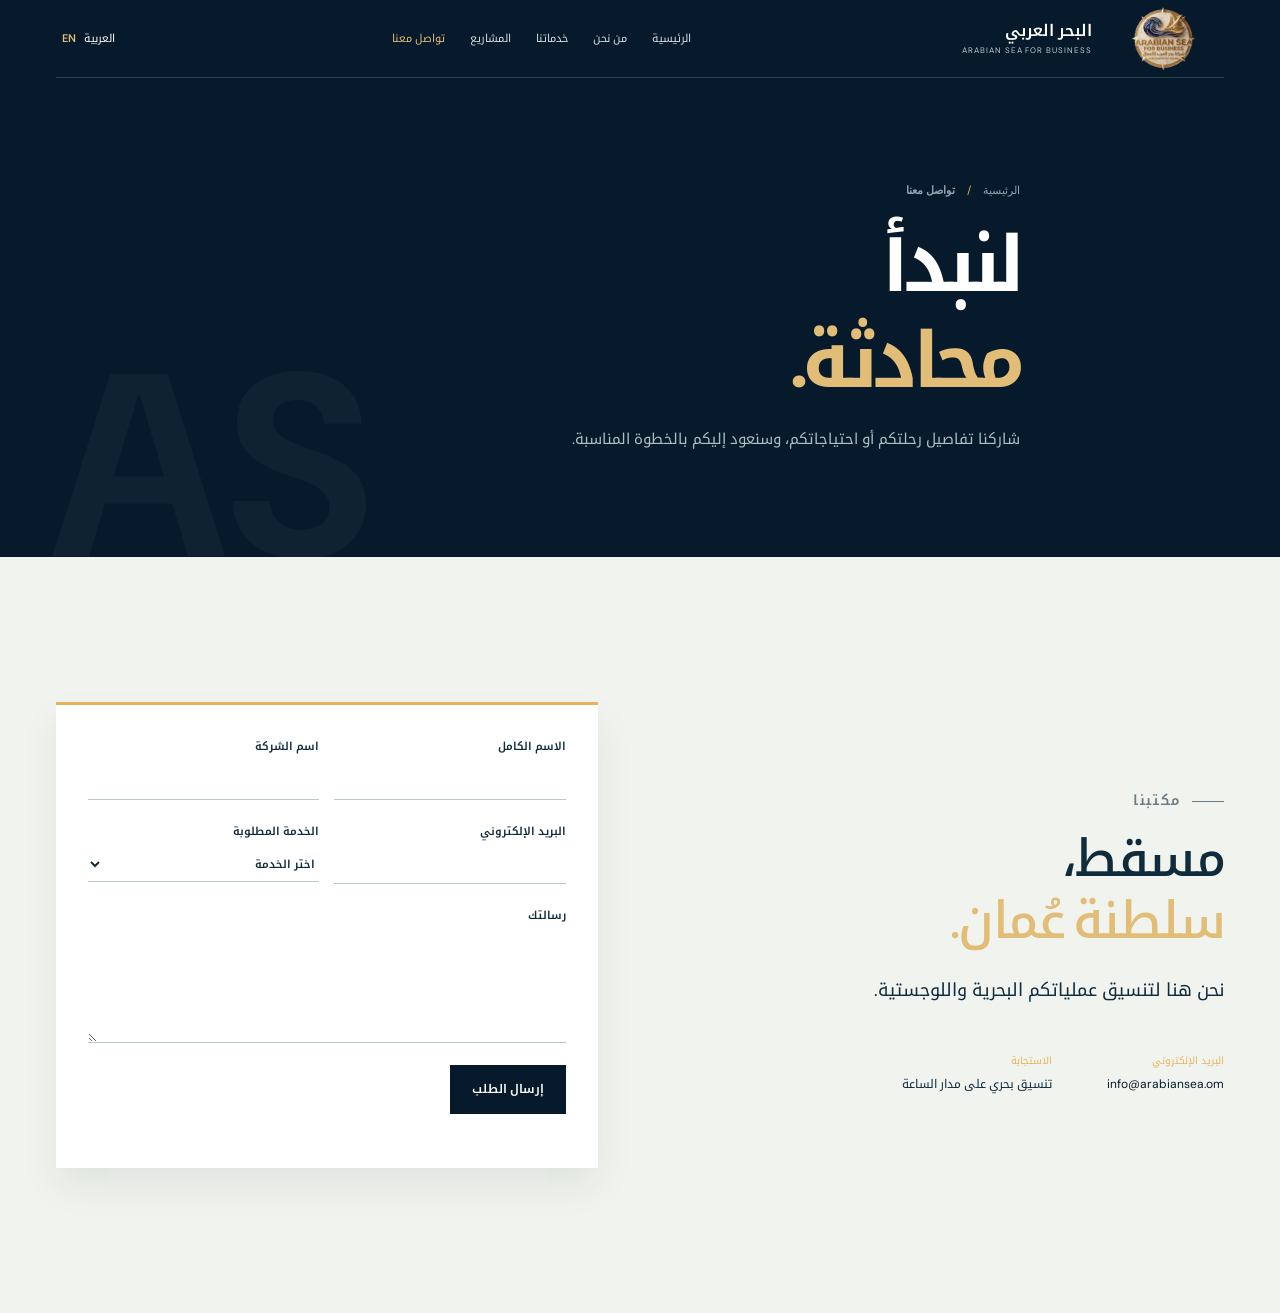
<file: contact.html>
<!doctype html><html lang="ar" dir="rtl"><head><meta charset="UTF-8"><meta name="viewport" content="width=device-width,initial-scale=1"><title>تواصل معنا | البحر العربي للأعمال</title><link rel="preconnect" href="https://fonts.googleapis.com"><link rel="preconnect" href="https://fonts.gstatic.com" crossorigin><link href="https://fonts.googleapis.com/css2?family=DM+Sans:wght@400;500;600;700&family=Noto+Kufi+Arabic:wght@400;500;600;700&display=swap" rel="stylesheet"><link rel="stylesheet" href="styles.css"><link rel="stylesheet" href="inner-page.css"></head><body><header class="site-header inner-header"><div class="container nav-wrap"><a class="brand" href="index.html"><img src="image/Logo/logo.png" alt="Arabian Sea for Business" class="logo"><span class="brand-copy"><strong>البحر العربي</strong><small>ARABIAN SEA FOR BUSINESS</small></span></a><nav class="desktop-nav"><a href="index.html" data-ar="الرئيسية" data-en="Home">الرئيسية</a><a href="about.html" data-ar="من نحن" data-en="About us">من نحن</a><a href="services.html" data-ar="خدماتنا" data-en="Services">خدماتنا</a><a href="gallery.html" data-ar="المشاريع" data-en="Projects">المشاريع</a><a class="active-page" href="contact.html" data-ar="تواصل معنا" data-en="Contact">تواصل معنا</a></nav><div class="nav-actions"><button class="lang-switch" id="language-toggle"><span>العربية</span><b>EN</b></button><button class="menu-toggle" id="menu-toggle"><span></span><span></span></button></div></div><nav class="mobile-nav" id="mobile-nav"><a href="index.html" data-ar="الرئيسية" data-en="Home">الرئيسية</a><a href="about.html" data-ar="من نحن" data-en="About us">من نحن</a><a href="services.html" data-ar="خدماتنا" data-en="Services">خدماتنا</a><a href="gallery.html" data-ar="المشاريع" data-en="Projects">المشاريع</a><a href="contact.html" data-ar="تواصل معنا" data-en="Contact">تواصل معنا</a></nav></header><main><section class="page-hero"><div class="container page-hero-content"><div class="breadcrumb"><a href="index.html" data-ar="الرئيسية" data-en="Home">الرئيسية</a><span>/</span><b data-ar="تواصل معنا" data-en="Contact">تواصل معنا</b></div><h1 data-ar="لنبدأ<br><em>محادثة.</em>" data-en="Start a<br><em>conversation.</em>">لنبدأ<br><em>محادثة.</em></h1><p data-ar="شاركنا تفاصيل رحلتكم أو احتياجاتكم، وسنعود إليكم بالخطوة المناسبة." data-en="Share your voyage details or requirements, and we will come back with the right next step.">شاركنا تفاصيل رحلتكم أو احتياجاتكم، وسنعود إليكم بالخطوة المناسبة.</p></div></section><section class="section"><div class="container detail-grid"><div class="detail-copy"><p class="eyebrow"><span></span><span data-ar="مكتبنا" data-en="Our office">مكتبنا</span></p><h2 data-ar="مسقط،<br><em>سلطنة عُمان.</em>" data-en="Muscat,<br><em>Sultanate of Oman.</em>">مسقط،<br><em>سلطنة عُمان.</em></h2><p class="lead" data-ar="نحن هنا لتنسيق عملياتكم البحرية واللوجستية." data-en="We are here to coordinate your marine and logistics operations.">نحن هنا لتنسيق عملياتكم البحرية واللوجستية.</p><div class="contact-details"><div><small data-ar="البريد الإلكتروني" data-en="Email">البريد الإلكتروني</small><a href="mailto:info@arabiansea.om">info@arabiansea.om</a></div><div><small data-ar="الاستجابة" data-en="Response">الاستجابة</small><span data-ar="تنسيق بحري على مدار الساعة" data-en="Marine coordination, around the clock">تنسيق بحري على مدار الساعة</span></div></div></div><form class="inner-form" id="contact-form"><label><span data-ar="الاسم الكامل" data-en="Full name">الاسم الكامل</span><input required name="name"></label><label><span data-ar="اسم الشركة" data-en="Company name">اسم الشركة</span><input name="company"></label><label><span data-ar="البريد الإلكتروني" data-en="Email address">البريد الإلكتروني</span><input required type="email" name="email"></label><label><span data-ar="الخدمة المطلوبة" data-en="Service required">الخدمة المطلوبة</span><select required name="service"><option value="" data-ar="اختر الخدمة" data-en="Select a service">اختر الخدمة</option><option data-ar="الوكالة البحرية" data-en="Maritime Agency">الوكالة البحرية</option><option data-ar="تموين السفن" data-en="Vessel Provisioning">تموين السفن</option><option data-ar="الإصلاح البحري" data-en="Marine Repair">الإصلاح البحري</option><option data-ar="الخدمات اللوجستية البرية" data-en="Land Logistics">الخدمات اللوجستية البرية</option></select></label><label class="full"><span data-ar="رسالتك" data-en="Your message">رسالتك</span><textarea required name="message" rows="5"></textarea></label><button class="button button-navy full" type="submit" data-ar="إرسال الطلب" data-en="Send enquiry">إرسال الطلب <span>↗</span></button><p class="form-status full" id="form-status"></p></form></div></section></main><script src="inner-page.js"></script></body></html>
</file>
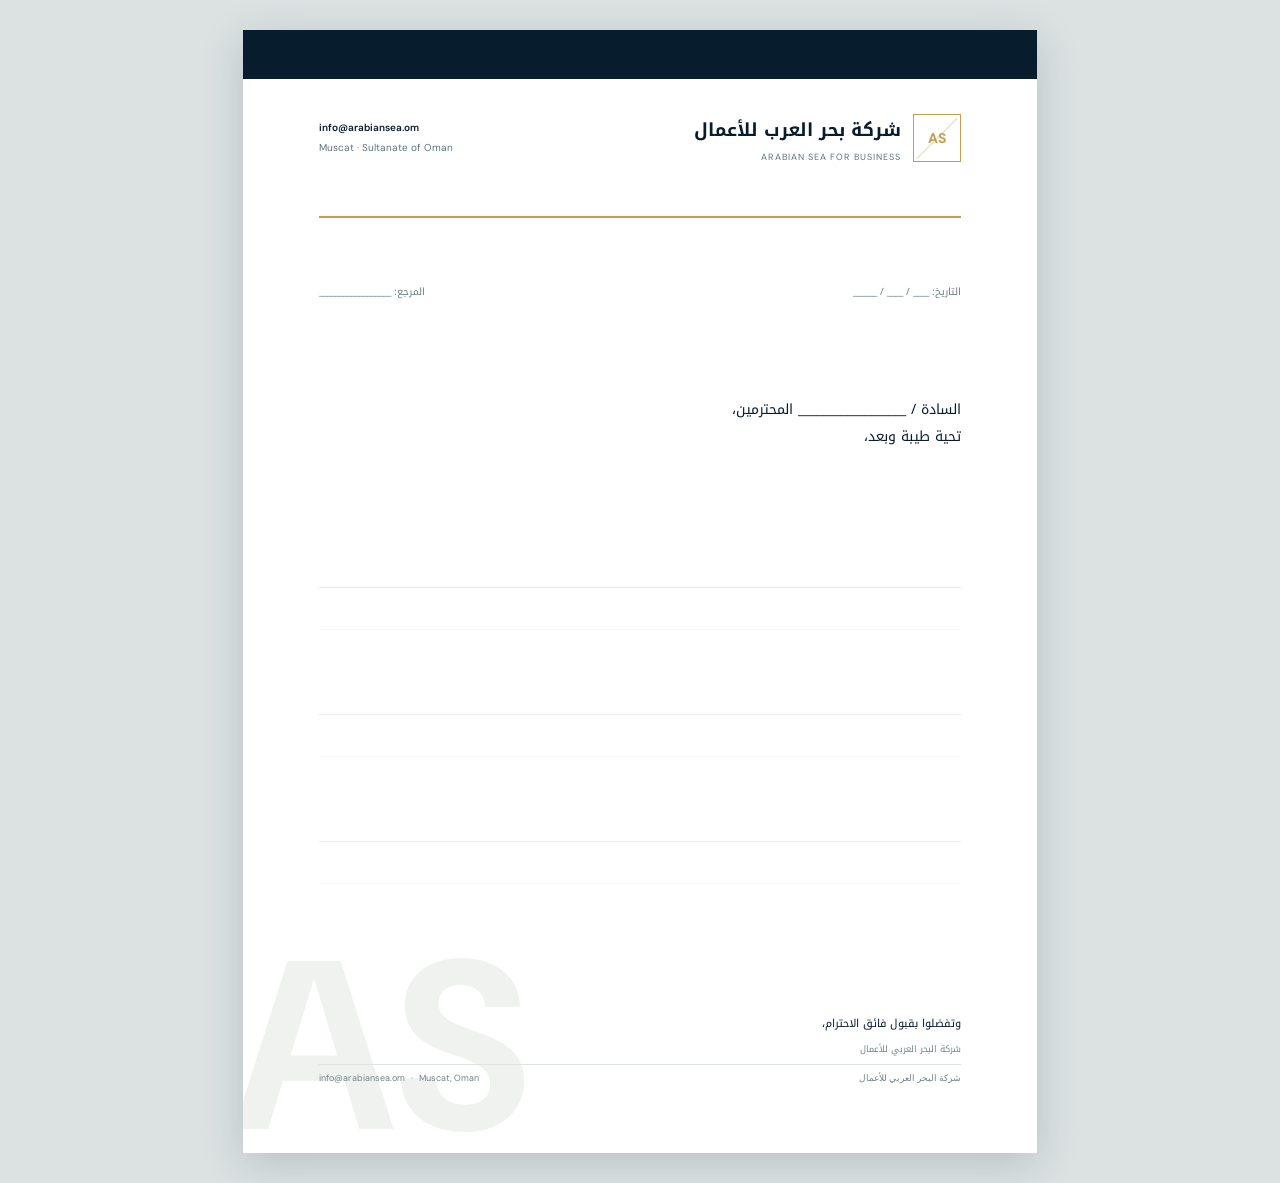
<file: letterhead.html>
<!doctype html><html lang="ar" dir="rtl"><head><meta charset="UTF-8"><meta name="viewport" content="width=device-width, initial-scale=1.0"><title>Letterhead | Arabian Sea for Business</title><link rel="preconnect" href="https://fonts.googleapis.com"><link rel="preconnect" href="https://fonts.gstatic.com" crossorigin><link href="https://fonts.googleapis.com/css2?family=DM+Sans:wght@400;500;600;700&family=Noto+Kufi+Arabic:wght@400;500;600;700&display=swap" rel="stylesheet"><style>:root{--navy:#071c2c;--gold:#c99b4a;--paper:#fff}*{box-sizing:border-box}body{margin:0;background:#dce2e2;font-family:'Noto Kufi Arabic',sans-serif;color:var(--navy)}.sheet{width:210mm;min-height:297mm;margin:30px auto;background:var(--paper);padding:22mm 20mm 18mm;position:relative;box-shadow:0 10px 40px #18313d30;overflow:hidden}.sheet:before{content:'';position:absolute;top:0;right:0;left:0;height:13mm;background:var(--navy)}.sheet:after{content:'AS';position:absolute;bottom:-50px;left:-10px;color:#f0f2ef;font:240px 'DM Sans';font-weight:700;z-index:0}.letter-head{position:relative;z-index:1;display:flex;align-items:center;justify-content:space-between;border-bottom:2px solid var(--gold);padding-bottom:14mm}.brand{display:flex;align-items:center;gap:12px}.mark{width:48px;height:48px;border:1px solid var(--gold);display:grid;place-items:center;color:var(--gold);font:700 14px 'DM Sans';position:relative}.mark:after{content:'';position:absolute;width:58px;height:1px;background:var(--gold);transform:rotate(-45deg);opacity:.45}.names{text-align:right}.names strong{display:block;font-size:18px}.names small{display:block;font:9px 'DM Sans';letter-spacing:.12em;color:#5d737b;margin-top:4px}.letter-contact{text-align:left;font:10px 'DM Sans';line-height:2;color:#5d737b}.letter-contact b{color:var(--navy);font-weight:600}.meta{position:relative;z-index:1;display:flex;justify-content:space-between;margin-top:17mm;font-size:10px;color:#6a7d83}.content{position:relative;z-index:1;margin-top:25mm;min-height:140mm}.salutation{font-size:14px;margin-bottom:14mm}.writing-lines{height:115mm;background:repeating-linear-gradient(to bottom,transparent 0,transparent 11mm,#e5e9e7 11.2mm)}.signature{margin-top:20mm;font-size:11px}.signature span{display:block;color:#71838a;font-size:9px;margin-top:6px}.letter-foot{position:absolute;z-index:1;bottom:18mm;right:20mm;left:20mm;border-top:1px solid #dce3e0;padding-top:7px;display:flex;justify-content:space-between;color:#71838a;font:9px 'DM Sans'}@media print{body{background:#fff}.sheet{margin:0;box-shadow:none;width:210mm;height:297mm}}@media(max-width:800px){.sheet{transform-origin:top center;transform:scale(.7);margin:15px auto -90px}} </style></head><body><main class="sheet"><header class="letter-head"><div class="brand"><div class="mark">AS</div><div class="names"><strong>شركة بحر العرب للأعمال</strong><small>ARABIAN SEA FOR BUSINESS</small></div></div><div class="letter-contact"><b>info@arabiansea.om</b><br>Muscat · Sultanate of Oman</div></header><div class="meta"><span>التاريخ: ____ / ____ / ______</span><span>المرجع: __________________</span></div><section class="content"><p class="salutation">السادة / __________________ المحترمين،<br>تحية طيبة وبعد،</p><div class="writing-lines"></div><p class="signature">وتفضلوا بقبول فائق الاحترام،<span>شركة البحر العربي للأعمال</span></p></section><footer class="letter-foot"><span>شركة البحر العربي للأعمال</span><span>info@arabiansea.om &nbsp; · &nbsp; Muscat, Oman</span></footer></main></body></html>
</file>
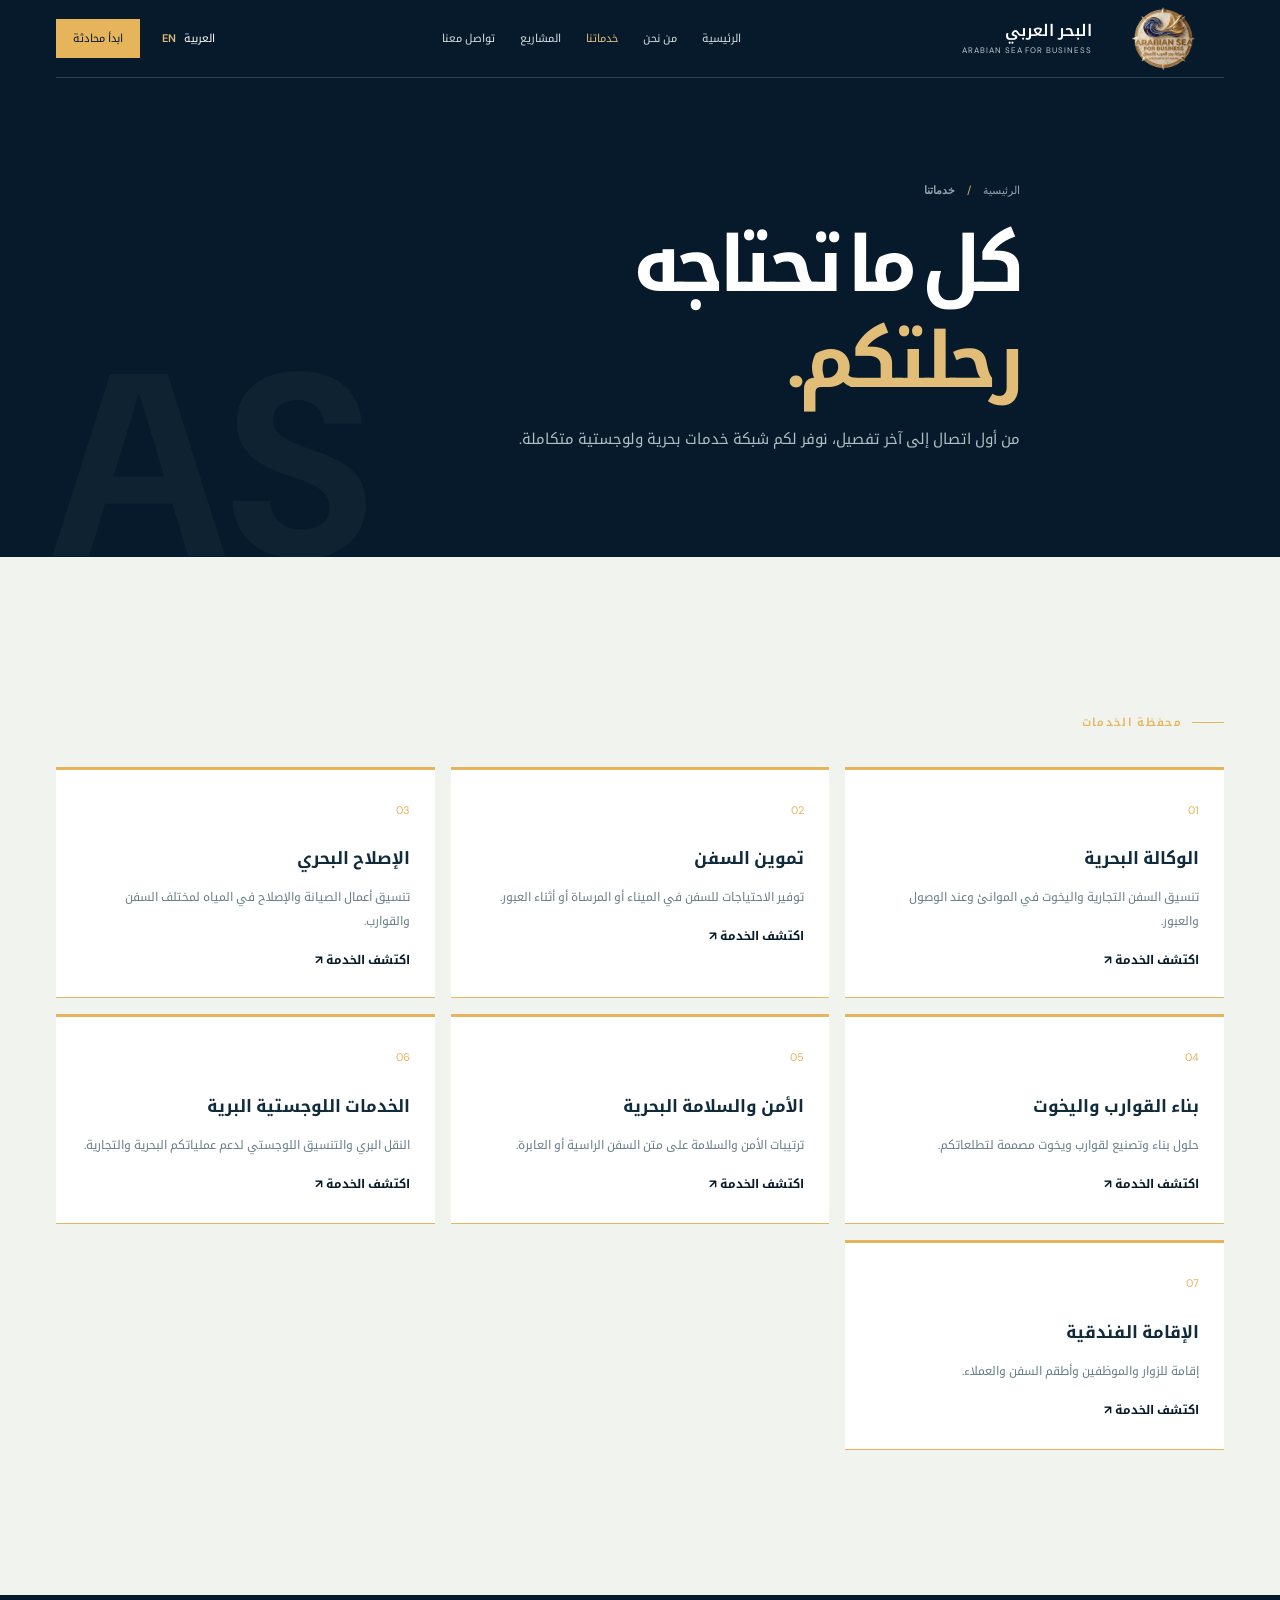
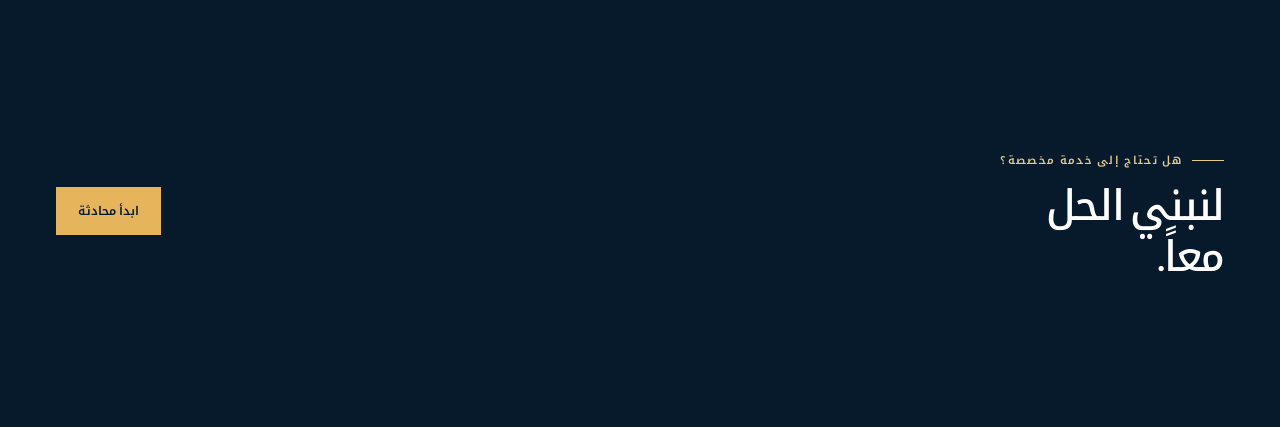
<file: services.html>
<!doctype html><html lang="ar" dir="rtl"><head><meta charset="UTF-8"><meta name="viewport" content="width=device-width,initial-scale=1"><title>خدماتنا | البحر العربي للأعمال</title><link rel="preconnect" href="https://fonts.googleapis.com"><link rel="preconnect" href="https://fonts.gstatic.com" crossorigin><link href="https://fonts.googleapis.com/css2?family=DM+Sans:wght@400;500;600;700&family=Noto+Kufi+Arabic:wght@400;500;600;700&display=swap" rel="stylesheet"><link rel="stylesheet" href="styles.css"><link rel="stylesheet" href="inner-page.css"></head><body><header class="site-header inner-header"><div class="container nav-wrap"><a class="brand" href="index.html"><img src="image/Logo/logo.png" alt="Arabian Sea for Business" class="logo"><span class="brand-copy"><strong>البحر العربي</strong><small>ARABIAN SEA FOR BUSINESS</small></span></a><nav class="desktop-nav"><a href="index.html" data-ar="الرئيسية" data-en="Home">الرئيسية</a><a href="about.html" data-ar="من نحن" data-en="About us">من نحن</a><a class="active-page" href="services.html" data-ar="خدماتنا" data-en="Services">خدماتنا</a><a href="gallery.html" data-ar="المشاريع" data-en="Projects">المشاريع</a><a href="contact.html" data-ar="تواصل معنا" data-en="Contact">تواصل معنا</a></nav><div class="nav-actions"><button class="lang-switch" id="language-toggle"><span>العربية</span><b>EN</b></button><a class="nav-cta" href="contact.html" data-ar="ابدأ محادثة" data-en="Start a conversation">ابدأ محادثة <span>↗</span></a><button class="menu-toggle" id="menu-toggle"><span></span><span></span></button></div></div><nav class="mobile-nav" id="mobile-nav"><a href="index.html" data-ar="الرئيسية" data-en="Home">الرئيسية</a><a href="about.html" data-ar="من نحن" data-en="About us">من نحن</a><a href="services.html" data-ar="خدماتنا" data-en="Services">خدماتنا</a><a href="gallery.html" data-ar="المشاريع" data-en="Projects">المشاريع</a><a href="contact.html" data-ar="تواصل معنا" data-en="Contact">تواصل معنا</a></nav></header><main><section class="page-hero"><div class="container page-hero-content"><div class="breadcrumb"><a href="index.html" data-ar="الرئيسية" data-en="Home">الرئيسية</a><span>/</span><b data-ar="خدماتنا" data-en="Services">خدماتنا</b></div><h1 data-ar="كل ما تحتاجه<br><em>رحلتكم.</em>" data-en="Everything your<br><em>voyage needs.</em>">كل ما تحتاجه<br><em>رحلتكم.</em></h1><p data-ar="من أول اتصال إلى آخر تفصيل، نوفر لكم شبكة خدمات بحرية ولوجستية متكاملة." data-en="From the first call to the final detail, we provide an integrated network of marine and logistics services.">من أول اتصال إلى آخر تفصيل، نوفر لكم شبكة خدمات بحرية ولوجستية متكاملة.</p></div></section><section class="section"><div class="container"><p class="eyebrow"><span></span><span data-ar="محفظة الخدمات" data-en="Service portfolio">محفظة الخدمات</span></p><div class="page-cards" style="margin-top:35px"><article class="page-card"><b>01</b><h3 data-ar="الوكالة البحرية" data-en="Maritime Agency">الوكالة البحرية</h3><p data-ar="تنسيق السفن التجارية واليخوت في الموانئ وعند الوصول والعبور." data-en="Coordination for commercial vessels and yachts in port, on arrival and in transit.">تنسيق السفن التجارية واليخوت في الموانئ وعند الوصول والعبور.</p><a href="maritime-agency.html" data-ar="اكتشف الخدمة ↗" data-en="Explore service ↗">اكتشف الخدمة ↗</a></article><article class="page-card"><b>02</b><h3 data-ar="تموين السفن" data-en="Vessel Provisioning">تموين السفن</h3><p data-ar="توفير الاحتياجات للسفن في الميناء أو المرساة أو أثناء العبور." data-en="Essential supplies for vessels in port, at anchor or transiting.">توفير الاحتياجات للسفن في الميناء أو المرساة أو أثناء العبور.</p><a href="provisioning.html" data-ar="اكتشف الخدمة ↗" data-en="Explore service ↗">اكتشف الخدمة ↗</a></article><article class="page-card"><b>03</b><h3 data-ar="الإصلاح البحري" data-en="Marine Repair">الإصلاح البحري</h3><p data-ar="تنسيق أعمال الصيانة والإصلاح في المياه لمختلف السفن والقوارب." data-en="In-water maintenance and repair coordination for vessels and boats.">تنسيق أعمال الصيانة والإصلاح في المياه لمختلف السفن والقوارب.</p><a href="repair.html" data-ar="اكتشف الخدمة ↗" data-en="Explore service ↗">اكتشف الخدمة ↗</a></article><article class="page-card"><b>04</b><h3 data-ar="بناء القوارب واليخوت" data-en="Boat & Yacht Building">بناء القوارب واليخوت</h3><p data-ar="حلول بناء وتصنيع لقوارب ويخوت مصممة لتطلعاتكم." data-en="Boat and yacht construction solutions shaped around your brief.">حلول بناء وتصنيع لقوارب ويخوت مصممة لتطلعاتكم.</p><a href="building.html" data-ar="اكتشف الخدمة ↗" data-en="Explore service ↗">اكتشف الخدمة ↗</a></article><article class="page-card"><b>05</b><h3 data-ar="الأمن والسلامة البحرية" data-en="Maritime Safety & Security">الأمن والسلامة البحرية</h3><p data-ar="ترتيبات الأمن والسلامة على متن السفن الراسية أو العابرة." data-en="Onboard safety and security arrangements for anchored or transiting vessels.">ترتيبات الأمن والسلامة على متن السفن الراسية أو العابرة.</p><a href="safety.html" data-ar="اكتشف الخدمة ↗" data-en="Explore service ↗">اكتشف الخدمة ↗</a></article><article class="page-card"><b>06</b><h3 data-ar="الخدمات اللوجستية البرية" data-en="Land Logistics">الخدمات اللوجستية البرية</h3><p data-ar="النقل البري والتنسيق اللوجستي لدعم عملياتكم البحرية والتجارية." data-en="Ground transport and logistics coordination for marine operations.">النقل البري والتنسيق اللوجستي لدعم عملياتكم البحرية والتجارية.</p><a href="logistics.html" data-ar="اكتشف الخدمة ↗" data-en="Explore service ↗">اكتشف الخدمة ↗</a></article><article class="page-card"><b>07</b><h3 data-ar="الإقامة الفندقية" data-en="Hotel Accommodation">الإقامة الفندقية</h3><p data-ar="إقامة للزوار والموظفين وأطقم السفن والعملاء." data-en="Accommodation for visitors, employees, crews and clients.">إقامة للزوار والموظفين وأطقم السفن والعملاء.</p><a href="accommodation.html" data-ar="اكتشف الخدمة ↗" data-en="Explore service ↗">اكتشف الخدمة ↗</a></article></div></div></section><section class="dark-band section"><div class="container page-cta"><div><p class="eyebrow light"><span></span><span data-ar="هل تحتاج إلى خدمة مخصصة؟" data-en="Need a tailored service?">هل تحتاج إلى خدمة مخصصة؟</span></p><h2 data-ar="لنبني الحل<br>معاً." data-en="Let’s build the<br>solution together.">لنبني الحل<br>معاً.</h2></div><a class="button button-gold" href="contact.html" data-ar="ابدأ محادثة" data-en="Start a conversation">ابدأ محادثة <span>↗</span></a></div></section></main><script src="inner-page.js"></script></body></html>
</file>
<file: styles.css>
:root{--navy:#071c2c;--navy-2:#0d2b40;--gold:#c99b4a;--gold-light:#e1bd78;--ink:#132d3d;--muted:#69808b;--paper:#f5f6f3;--line:#dce3e3}*{box-sizing:border-box}html{scroll-behavior:smooth}body{margin:0;background:var(--paper);color:var(--ink);font-family:'DM Sans','Noto Kufi Arabic',sans-serif;line-height:1.7}body[dir=rtl]{font-family:'Noto Kufi Arabic','DM Sans',sans-serif}a{color:inherit;text-decoration:none}button,input,select,textarea{font:inherit}button{cursor:pointer}.container{width:min(1160px,calc(100% - 80px));margin:auto}.topline{background:#041522;color:#9badb5;font-size:11px;letter-spacing:.04em}.top-line-inner{display:flex;justify-content:space-between;padding:8px 0}.topline-contact{display:flex;gap:10px;align-items:center}.topline a{color:#ddbe7e}.dot{width:3px;height:3px;background:var(--gold);border-radius:50%}.site-header{position:absolute;z-index:4;top:31px;left:0;right:0;color:white;transition:.3s}.site-header.scrolled{position:fixed;top:0;background:rgba(7,28,44,.96);box-shadow:0 1px 0 rgba(255,255,255,.1)}.nav-wrap{height:88px;display:flex;align-items:center;justify-content:space-between;border-bottom:1px solid rgba(255,255,255,.25)}.brand{display:flex;align-items:center;gap:12px}.brand-mark{position:relative;width:43px;height:43px;border:1px solid var(--gold);display:grid;place-items:center;color:var(--gold);font-size:13px;font-weight:700;letter-spacing:-.05em}.brand-mark:before,.brand-mark:after{content:'';position:absolute;background:var(--gold)}.brand-mark:before{width:1px;height:50px;transform:rotate(45deg);opacity:.5}.brand-mark:after{width:50px;height:1px;transform:rotate(-45deg);opacity:.5}.brand-mark i{position:absolute;bottom:-5px;width:19px;height:1px;background:var(--gold);transform:rotate(-12deg)}.brand-copy{display:flex;flex-direction:column;line-height:1}.brand-copy strong{font-size:18px;font-weight:600}.brand-copy small{font-family:'DM Sans',sans-serif;font-size:8px;letter-spacing:.12em;color:#c0cdd1;margin-top:7px}.desktop-nav{display:flex;gap:31px;font-size:12px;color:#d7e0e2}.desktop-nav a{position:relative;padding:10px 0}.desktop-nav a.active,.desktop-nav a:hover{color:var(--gold-light)}.desktop-nav a.active:after{content:'';position:absolute;bottom:0;right:0;left:0;height:2px;background:var(--gold)}.nav-actions{display:flex;align-items:center;gap:16px}.lang-switch{border:0;background:none;color:white;font-size:11px;display:flex;gap:8px;align-items:center}.lang-switch b{color:var(--gold-light);font-family:'DM Sans';font-weight:600}.nav-cta{border:1px solid rgba(225,189,120,.7);padding:8px 14px;color:var(--gold-light);font-size:11px}.nav-cta span,.button span,.text-link span{font-size:16px;margin-inline-start:8px}.menu-toggle,.mobile-nav{display:none}.hero{height:min(820px,100vh);min-height:680px;position:relative;color:white;overflow:hidden}.hero-image{position:absolute;inset:0;background:url('https://images.unsplash.com/photo-1500534623283-312aade485b7?auto=format&fit=crop&w=2000&q=90') center/cover;transform:scale(1.03);animation:heroIn 1.4s ease-out forwards}.hero-overlay{position:absolute;inset:0;background:linear-gradient(90deg,rgba(4,18,28,.88) 0%,rgba(4,18,28,.55) 42%,rgba(4,18,28,.2) 100%)}[dir=rtl] .hero-overlay{background:linear-gradient(270deg,rgba(4,18,28,.88) 0%,rgba(4,18,28,.55) 42%,rgba(4,18,28,.2) 100%)}.hero-content{position:relative;padding-top:220px}.eyebrow{display:flex;align-items:center;gap:10px;text-transform:uppercase;color:var(--gold);font-size:11px;letter-spacing:.12em;font-weight:600}.eyebrow.light{color:#e4c98f}.eyebrow>span:first-child{height:1px;width:32px;background:currentColor}.hero h1,h2{font-weight:500;line-height:1.2;letter-spacing:-.03em;margin:22px 0;font-size:clamp(47px,6vw,82px)}h1 em,h2 em{font-style:normal;color:var(--gold-light)}.hero-description{font-size:15px;color:#d4dfdf;max-width:430px;margin:0 0 30px}.hero-actions{display:flex;gap:12px}.button{display:inline-flex;align-items:center;justify-content:center;border:1px solid transparent;padding:12px 20px;font-size:12px;font-weight:600;transition:.25s}.button-gold{background:var(--gold);color:var(--navy)}.button-gold:hover{background:var(--gold-light);transform:translateY(-2px)}.button-ghost{border-color:rgba(255,255,255,.6);color:white}.button-ghost:hover{border-color:var(--gold);color:var(--gold-light)}.hero-foot{position:absolute;bottom:37px;left:0;right:0;display:flex;align-items:center;gap:14px;color:#bac8cb;font-size:10px}.scroll-line{height:1px;width:65px;background:var(--gold)}.hero-location{margin-inline-start:auto;letter-spacing:.1em;color:#a6b6bb;font-family:'DM Sans'}.section{padding:120px 0}.intro-grid{display:grid;grid-template-columns:1fr 1fr;gap:90px}.intro h2,.agency h2,.gallery h2,.contact h2{font-size:clamp(41px,5vw,65px);color:var(--navy)}.intro-copy{padding-top:52px;max-width:480px}.intro-copy p{color:var(--muted);font-size:14px}.intro-copy .lead{font-size:19px;color:var(--ink);line-height:1.9}.text-link{display:inline-flex;margin-top:17px;color:var(--navy);font-size:12px;font-weight:700;border-bottom:1px solid var(--gold);padding-bottom:5px}.section-dark{background:var(--navy);color:white}.section-heading{display:flex;justify-content:space-between;align-items:end;margin-bottom:55px}.section-heading h2{color:white;margin-bottom:0}.section-note{max-width:300px;color:#9eb0b7;font-size:13px;margin:0 0 5px}.service-grid{display:grid;grid-template-columns:repeat(4,1fr);gap:1px;background:#234052}.service-card{background:var(--navy);min-height:275px;padding:24px;position:relative;transition:.3s}.service-card:hover{background:var(--navy-2);transform:translateY(-5px);z-index:1}.service-card.featured{background:var(--navy-2);grid-column:span 2;grid-row:span 2;padding:32px}.service-number{font:11px 'DM Sans';color:var(--gold);letter-spacing:.1em}.service-icon{font-size:30px;color:var(--gold-light);margin-top:25px;font-family:serif}.service-card h3{font-size:17px;font-weight:500;margin:10px 0}.service-card p{font-family:'Noto Kufi Arabic','DM Sans';font-size:12px;color:#9eb0b7;max-width:230px;line-height:2}.service-card a{position:absolute;bottom:22px;left:24px;color:var(--gold);font-size:20px}.agency-grid{display:grid;grid-template-columns:1.05fr 1fr;gap:100px;align-items:center}.agency-media{position:relative}.agency-media img{display:block;width:100%;height:520px;object-fit:cover;filter:saturate(.75)}.image-caption{position:absolute;bottom:20px;left:22px;color:white;font:10px 'DM Sans';letter-spacing:.14em}.agency-copy{max-width:450px}.agency-copy>p:not(.eyebrow){color:var(--muted);font-size:14px}.agency-list{border-top:1px solid var(--line);margin-top:30px}.agency-list div{display:flex;gap:20px;align-items:center;border-bottom:1px solid var(--line);padding:15px 0;font-size:12px}.agency-list span{color:var(--gold);font:11px 'DM Sans'}.gallery{background:#edf0ee}.gallery-heading{align-items:center}.filters{display:flex;gap:23px}.filter{border:0;background:none;color:#7d9095;padding:8px 0;font-size:12px}.filter.active{color:var(--navy);font-weight:700;border-bottom:2px solid var(--gold)}.gallery-grid{display:grid;grid-template-columns:1.3fr 1fr 1fr;grid-template-rows:230px 230px;gap:12px}.gallery-item{margin:0;position:relative;overflow:hidden}.gallery-item.tall{grid-row:span 2}.gallery-item img{width:100%;height:100%;object-fit:cover;display:block;transition:transform .6s}.gallery-item:hover img{transform:scale(1.06)}.gallery-item:after{content:'';position:absolute;inset:0;background:linear-gradient(transparent 55%,rgba(4,18,28,.8))}.gallery-item figcaption{position:absolute;z-index:1;bottom:17px;left:20px;right:20px;color:white;display:flex;justify-content:space-between;align-items:end;font-size:11px}.gallery-item figcaption span{color:var(--gold-light);font-family:'DM Sans'}.gallery-item figcaption b{font-weight:500}.cta-band{background:var(--navy-2);color:white;padding:80px 0;position:relative;overflow:hidden}.cta-band:after{content:'ASFB';position:absolute;left:3%;bottom:-55px;color:rgba(255,255,255,.035);font:200px 'DM Sans';font-weight:700}.cta-content{position:relative;z-index:1;display:flex;align-items:center;gap:60px}.cta-content h2{font-size:51px;margin:0}.cta-content .button{margin-inline-start:auto}.contact-grid{display:grid;grid-template-columns:.9fr 1.1fr;gap:100px}.contact-intro{color:var(--muted);font-size:14px;max-width:330px}.contact-details{display:flex;gap:55px;margin-top:45px}.contact-details div{display:flex;flex-direction:column;gap:5px;font-size:12px}.contact-details small{color:var(--gold);font-size:10px}.contact-details a{color:var(--navy);font-family:'DM Sans'}.contact form{display:grid;grid-template-columns:1fr 1fr;gap:22px 15px;padding-top:15px}.contact label{display:flex;flex-direction:column;gap:7px;color:var(--navy);font-size:11px;font-weight:600}.contact input,.contact select,.contact textarea{background:transparent;border:0;border-bottom:1px solid #b9c7c8;padding:9px 0;outline:0;color:var(--ink);resize:vertical;font-family:inherit}.contact input:focus,.contact select:focus,.contact textarea:focus{border-color:var(--gold)}.contact .full{grid-column:1/-1}.button-navy{background:var(--navy);color:white;justify-self:start;border-color:var(--navy)}.button-navy:hover{background:var(--gold);color:var(--navy)}.form-status{font-size:12px;color:#497659;margin:0}.footer{background:#041522;color:#bcc9cc;padding:55px 0 20px}.footer-grid{display:grid;grid-template-columns:1.3fr 1fr 1fr;gap:50px;align-items:start}.footer-brand{color:white}.footer-grid>p{font-size:12px;max-width:235px;margin:8px 0}.footer-links{display:grid;grid-template-columns:1fr 1fr;gap:14px;font-size:11px}.footer-links a:hover{color:var(--gold-light)}.footer-bottom{display:flex;justify-content:space-between;border-top:1px solid #1b3543;margin-top:50px;padding-top:17px;font:10px 'DM Sans';color:#78909a}@keyframes heroIn{from{transform:scale(1.12);opacity:.6}to{transform:scale(1.03);opacity:1}}@media(max-width:800px){.container{width:min(100% - 38px,600px)}.top-line-inner{font-size:9px}.topline-contact{display:none}.site-header{top:27px}.nav-wrap{height:76px}.desktop-nav,.nav-cta{display:none}.menu-toggle{display:flex;background:none;border:0;width:28px;height:28px;flex-direction:column;gap:6px;justify-content:center}.menu-toggle span{display:block;background:white;height:1px;width:23px}.mobile-nav{background:var(--navy);padding:10px 20px 20px;flex-direction:column;gap:0}.mobile-nav.open{display:flex}.mobile-nav a{padding:11px 0;border-bottom:1px solid #24404e;color:#d7e0e2;font-size:12px}.hero{min-height:650px;height:90vh}.hero-content{padding-top:175px}.hero h1{font-size:48px}.hero-description{font-size:13px;max-width:320px}.hero-foot{bottom:22px}.hero-location{display:none}.section{padding:75px 0}.intro-grid,.agency-grid,.contact-grid{grid-template-columns:1fr;gap:35px}.intro-copy{padding-top:0}.section-heading{display:block;margin-bottom:32px}.section-note{margin-top:22px}.service-grid{grid-template-columns:1fr 1fr}.service-card.featured{grid-column:span 2;grid-row:span 1;min-height:235px}.service-card{min-height:245px;padding:19px}.service-card.featured{padding:24px}.agency-grid{gap:42px}.agency-media img{height:340px}.gallery-heading{display:flex;flex-direction:column;align-items:start;gap:25px}.filters{gap:17px;flex-wrap:wrap}.gallery-grid{grid-template-columns:1fr 1fr;grid-template-rows:190px 190px 190px}.gallery-item.tall{grid-row:span 2}.gallery-item:nth-child(4){grid-column:span 2}.cta-content{display:block}.cta-content h2{font-size:43px;margin:20px 0 28px}.cta-content .button{margin:0}.contact-details{gap:25px;flex-wrap:wrap}.footer-grid{grid-template-columns:1fr;gap:25px}.footer-bottom{margin-top:35px;gap:20px}.brand-copy strong{font-size:16px}}@media(max-width:430px){.hero-actions{flex-direction:column;align-items:start}.hero-actions .button{width:190px}.service-grid{grid-template-columns:1fr}.service-card.featured{grid-column:span 1}.gallery-grid{gap:7px}.gallery-item figcaption{left:10px;right:10px;font-size:9px}.contact form{grid-template-columns:1fr}.contact .full{grid-column:1}.nav-actions{gap:8px}}
.logo {
    width: 120px;
    height: auto;
    display: block;
}
</file>
<file: inner-page.css>
@import url('modern.css');
.page-hero-content{position:relative;z-index:1;max-width:760px}
.breadcrumb{font:11px 'DM Sans';color:#8ea5ad;display:flex;gap:12px;align-items:center}.breadcrumb span{color:var(--gold)}
.inner-header{position:relative!important;top:0!important;background:var(--navy);color:#fff}.inner-header .nav-wrap{border-bottom-color:#294452}.page-hero{background:var(--navy);color:#fff;padding:105px 0 90px;position:relative;overflow:hidden}.page-hero:after{content:'AS';position:absolute;left:4%;bottom:-80px;color:rgba(255,255,255,.035);font:260px 'DM Sans';font-weight:700}..page-hero-content{position:relative;z-index:1;max-width:760px}.page-hero h1{font-size:clamp(44px,6vw,78px);margin:20px 0 18px;line-height:1.25}.page-hero p{color:#aec0c4;max-width:540px;font-size:15px}..breadcrumb{font:11px 'DM Sans';color:#8ea5ad;display:flex;gap:12px;align-items:center}.breadcrumb span{color:var(--gold)}.detail-grid{display:grid;grid-template-columns:1fr 1fr;gap:85px;align-items:center}.detail-image{width:100%;height:510px;object-fit:cover;filter:saturate(.8)}.detail-copy h2{font-size:clamp(38px,4vw,56px);margin-top:15px}.detail-copy p{color:var(--muted);font-size:14px}.detail-copy .lead{font-size:18px;color:var(--ink);line-height:1.9}.bullet-list{border-top:1px solid var(--line);margin-top:30px}.bullet-list div{display:flex;gap:15px;align-items:center;border-bottom:1px solid var(--line);padding:14px 0;font-size:12px}.bullet-list span{font:11px 'DM Sans';color:var(--gold)}.page-cards{display:grid;grid-template-columns:repeat(3,1fr);gap:16px}.page-card{background:#fff;padding:25px;min-height:210px;border-top:3px solid var(--gold);transition:.3s}.page-card:hover{transform:translateY(-6px);box-shadow:0 16px 30px #0b263015}.page-card b{font:11px 'DM Sans';color:var(--gold)}.page-card h3{font-size:17px;margin:22px 0 9px}.page-card p{font-size:12px;color:var(--muted);line-height:2}.page-card a{color:var(--navy);font-weight:700;font-size:12px}.dark-band{background:var(--navy);color:white}.dark-band h2{color:white}.dark-band p{color:#aebdc0}.project-page-grid{display:grid;grid-template-columns:1.2fr .8fr;grid-auto-rows:240px;gap:14px}.project-page-grid img{width:100%;height:100%;object-fit:cover;display:block}.project-page-grid img:first-child{grid-row:span 2}.inner-form{background:#fff;padding:32px;display:grid;grid-template-columns:1fr 1fr;gap:22px 15px}.inner-form label{display:flex;flex-direction:column;gap:6px;font-size:11px;font-weight:600}.inner-form input,.inner-form select,.inner-form textarea{border:0;border-bottom:1px solid #bbc8c8;background:none;padding:9px 0;outline:0;color:var(--ink)}.inner-form .full{grid-column:1/-1}.page-cta{display:flex;justify-content:space-between;align-items:center;gap:30px}.page-cta h2{color:#fff;font-size:42px;margin:0}.page-cta p{max-width:420px}.active-page{color:var(--gold-light)!important}.service-index{display:grid;grid-template-columns:repeat(2,1fr);gap:1px;background:#234052}.service-index .service-card{min-height:245px}.service-index .service-card a{left:auto;right:24px}[dir=rtl] .service-index .service-card a{right:auto;left:24px}@media(max-width:800px){.page-hero{padding:75px 0 65px}.detail-grid{grid-template-columns:1fr;gap:40px}.detail-image{height:330px}.page-cards,.service-index{grid-template-columns:1fr}.project-page-grid{grid-template-columns:1fr 1fr;grid-auto-rows:180px}.page-cta{display:block}.page-cta h2{font-size:38px;margin:16px 0 23px}.inner-form{grid-template-columns:1fr}.inner-form .full{grid-column:1}}
</file>
